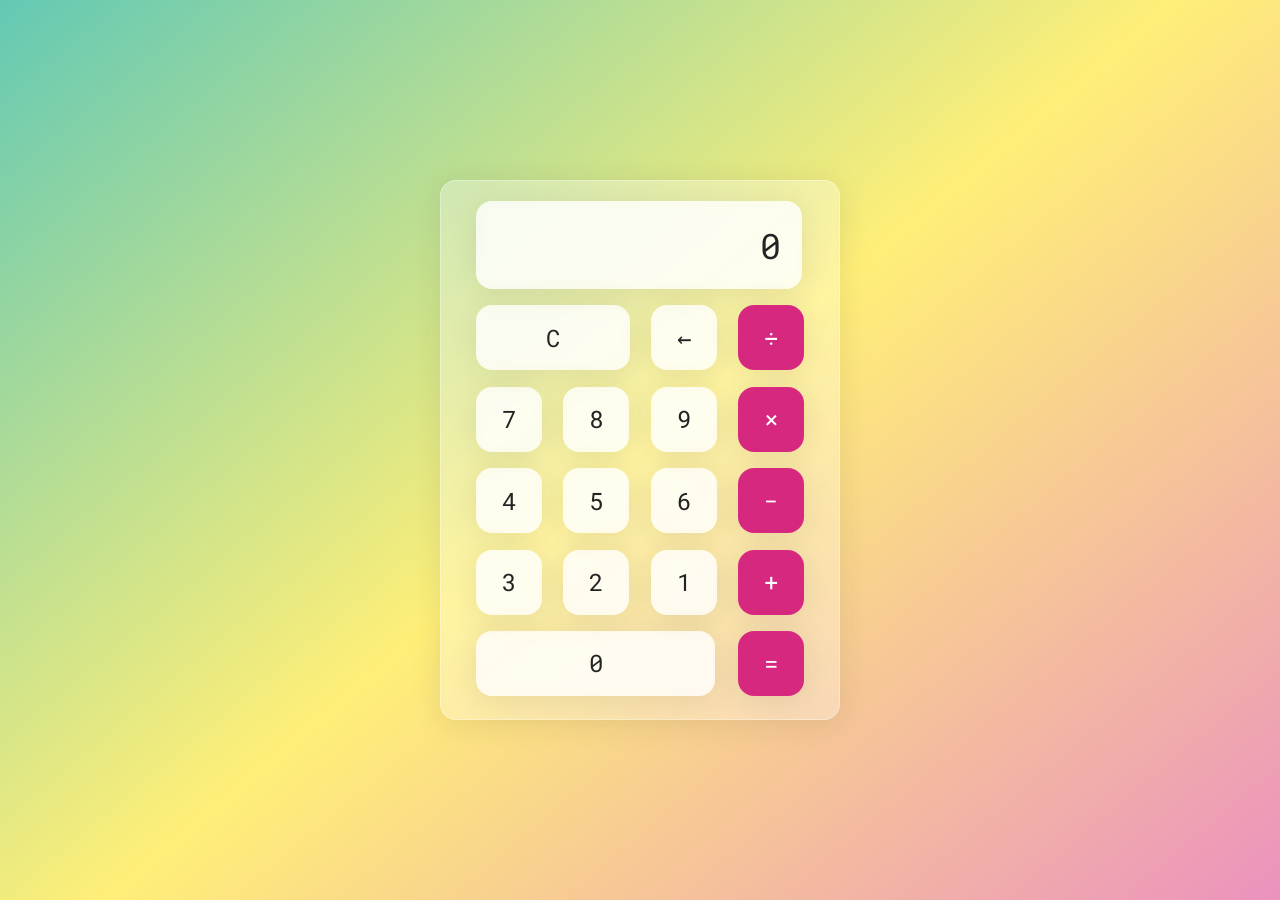
<file: components-practice/calculator/index.html>
<!DOCTYPE html>
<html lang="en">
<head>
    <meta charset="UTF-8">
    <meta http-equiv="X-UA-Compatible" content="IE=edge">
    <meta name="viewport" content="width=device-width, initial-scale=1.0">
    <link rel="stylesheet" href="style.css">
    <title>Calculator</title>
    <link rel="preconnect" href="https://fonts.googleapis.com">
    <link rel="preconnect" href="https://fonts.gstatic.com" crossorigin>
    <link href="https://fonts.googleapis.com/css2?family=Roboto+Mono:wght@500&display=swap" rel="stylesheet">
</head>
<body>
    <div class="wrapper">
        <section class="screen">
            0
        </section>

        <section class="calc-buttons">
            <div class="calc-button-row">
                <button class="calc-button double">
                    C
                </button>
                <button class="calc-button">
                    &larr;
                </button>
                <button class="calc-button">
                    &divide;
                </button>

            </div>

            <div class="calc-button-row">
                <button class="calc-button">
                    7
                </button>
                <button class="calc-button">
                    8
                </button>
                <button class="calc-button">
                    9
                </button>
                <button class="calc-button">
                    &times;
                </button>
            </div>

            <div class="calc-button-row">
                <button class="calc-button">
                    4
                </button>
                <button class="calc-button">
                    5
                </button>
                <button class="calc-button">
                    6
                </button>
                <button class="calc-button">
                    &minus;
                </button>
            </div>

            <div class="calc-button-row">
                <button class="calc-button">
                    3
                </button>
                <button class="calc-button">
                    2
                </button>
                <button class="calc-button">
                    1
                </button>
                <button class="calc-button">
                    &plus;
                </button>
            </div>

            <div class="calc-button-row">
                <button class="calc-button triple">
                    0
                </button>
                <button class="calc-button">
                    &equals;
                </button>
            </div>


        </section>
    </div>
    <script src="script.js"></script>
</body>
</html>
</file>
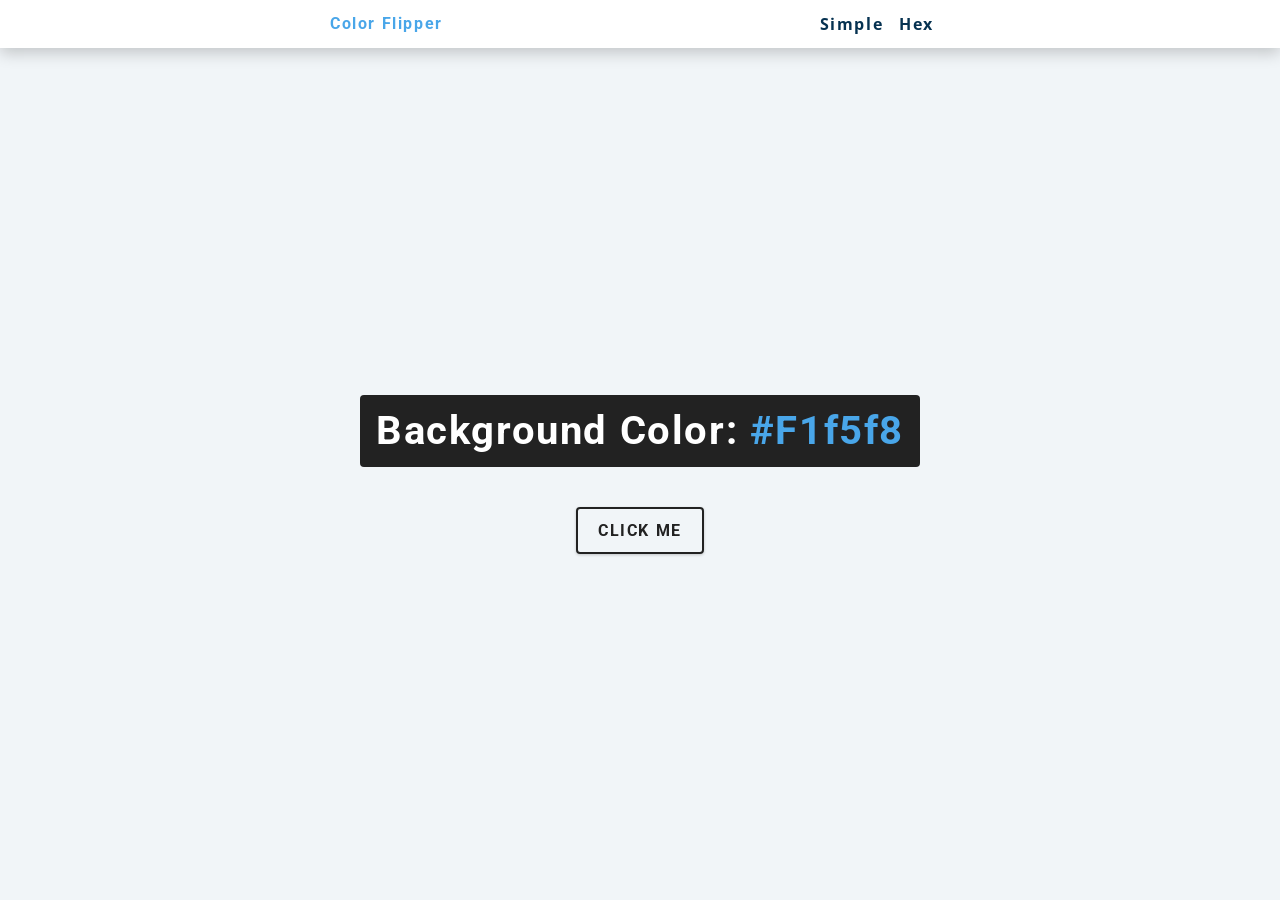
<file: components-practice/color-flipper/index.html>
<!DOCTYPE html>
<html lang="en">
  <head>
    <meta charset="UTF-8" />
    <meta name="viewport" content="width=device-width, initial-scale=1.0" />
    <title>Color Flipper || Simple</title>

    <!-- styles -->
    <link rel="stylesheet" href="css/styles.css" />
  </head>
  <body>
    <!--    navigtation -->
    <nav>
      <div class="nav-center">
        <h4>color flipper</h4>
        <ul class="nav-links">
          <li>
            <a href="index.html">simple</a>
          </li>
          <li>
            <a href="hex.html">hex</a>
          </li>
        </ul>
      </div>
    </nav>
    <!--    main -->
    <main>
      <div class="container">
        <h2>
          background color:
          <span class="color">
            #f1f5f8
          </span>          
        </h2>
        <button class="btn btn-hero" id="btn">click me</button>
      </div>
    </main>
  
    <!-- javascript -->
    <script src="js/app.js"></script>
  </body>
</html>
</file>
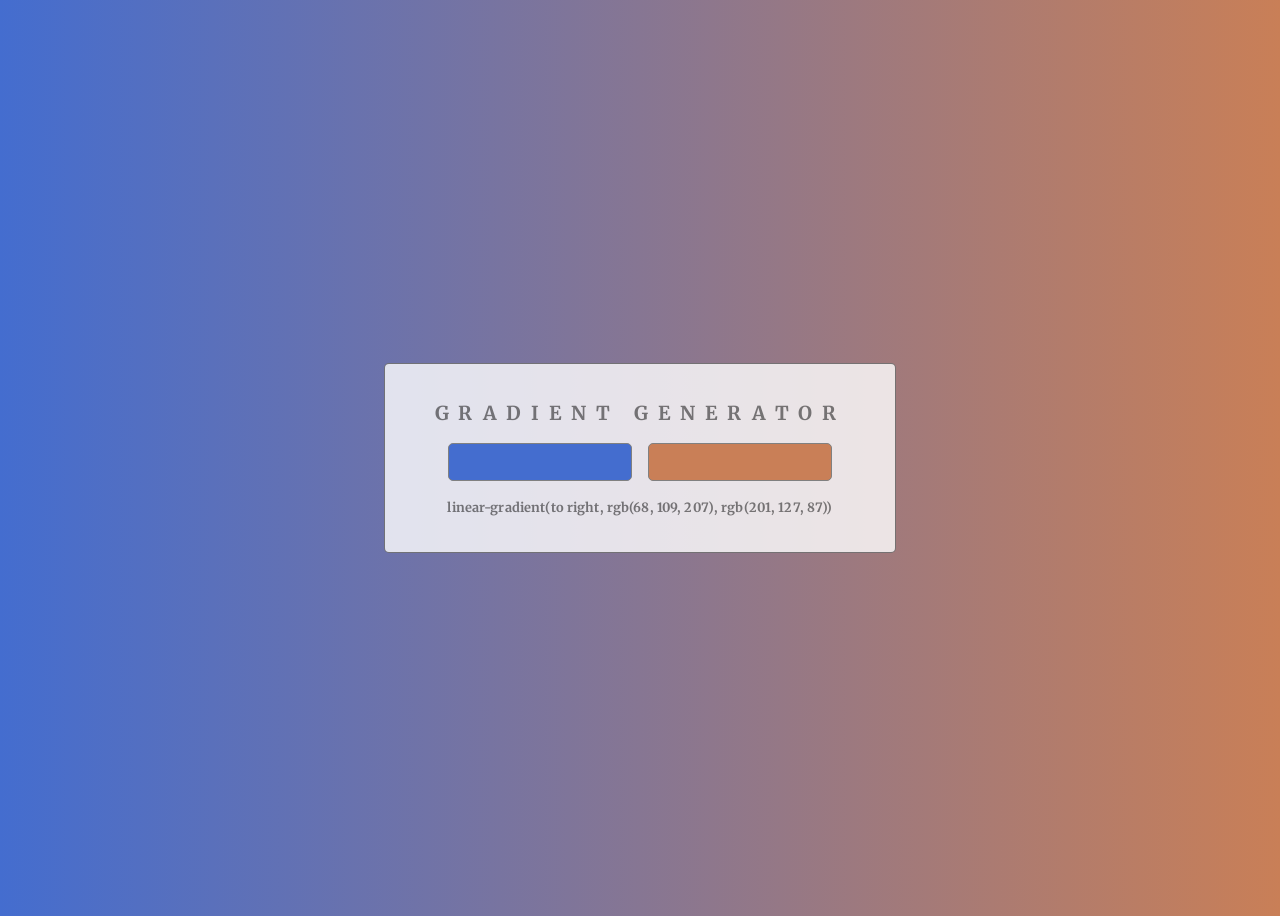
<file: components-practice/gradient-background-generator/index.html>
﻿<!doctype html>
<html lang="en">
<head>
    <meta charset="UTF-8">
    <meta name="viewport"
          content="width=device-width, user-scalable=no, initial-scale=1.0, maximum-scale=1.0, minimum-scale=1.0">
    <meta http-equiv="X-UA-Compatible" content="ie=edge">
    <link rel="stylesheet" href="css/style.css">
    <link rel="preconnect" href="https://fonts.googleapis.com">
    <link rel="preconnect" href="https://fonts.gstatic.com" crossorigin>
    <link href="https://fonts.googleapis.com/css2?family=Merriweather:wght@700&family=Montserrat:ital,wght@0,400;1,700&display=swap" rel="stylesheet">
    <title>Gradient Background</title>
</head>
<body id="gradient">
    <main>
        <div class="container">
            <div class="box">
                <h1>Gradient Generator</h1>
                <div class="colorpickers">
                    <input type="color" class="colorpicker" name="color1" id="style1">
                    <input type="color" class="colorpicker" name="color2" id="style2">
                </div>
                <h3 id="csstext"></h3>
                <!--            <a id="clipboardbutton" class="btn-0">Copy to clipboard</a>-->
            </div>

            <script src="js/script.js"></script>
        </div>
    </main>
</body>
</html>
</file>
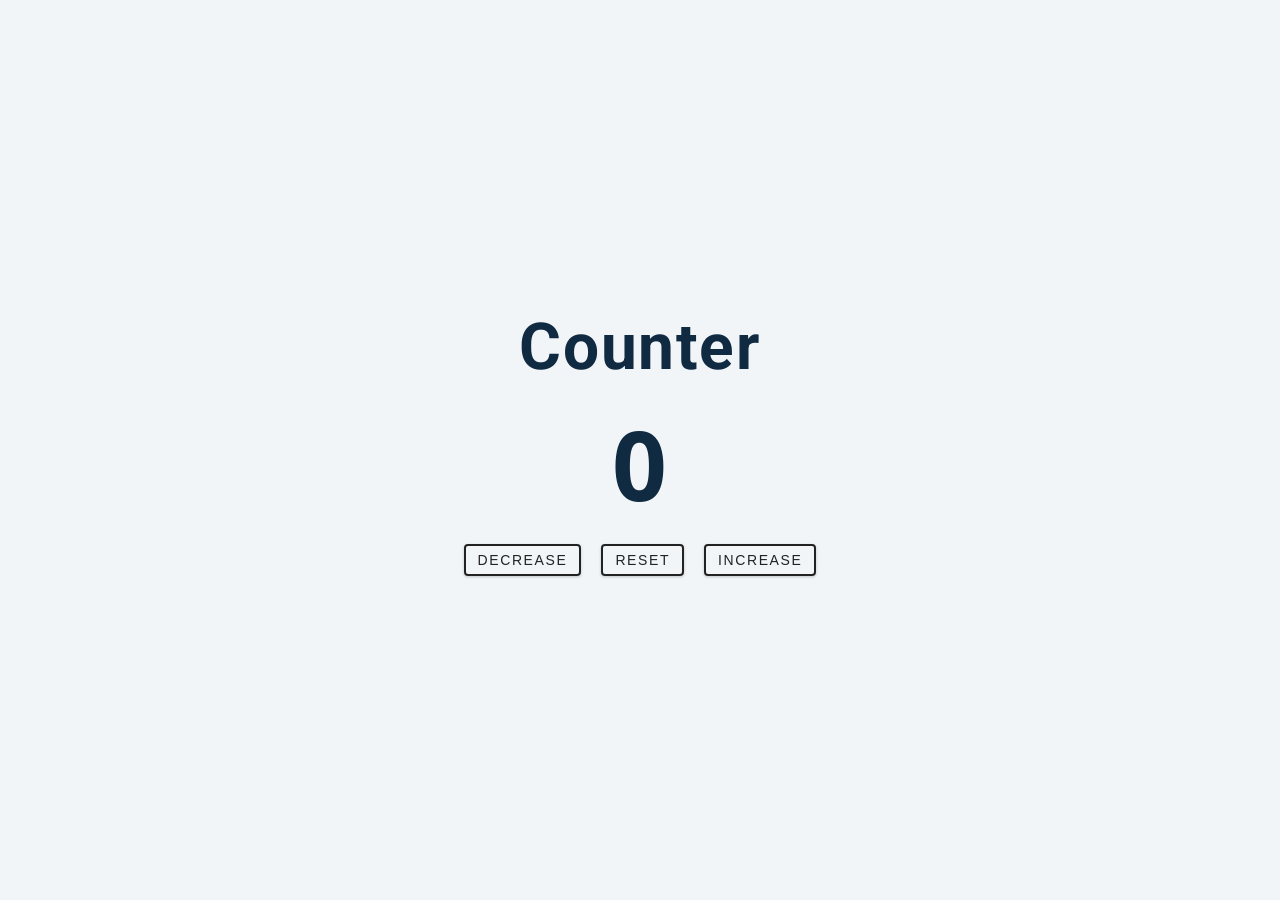
<file: components-practice/simple-counter/index.html>
<!DOCTYPE html>
<html lang="en">
  <head>
    <meta charset="UTF-8" />
    <meta name="viewport" content="width=device-width, initial-scale=1.0" />
    <title>Counter</title>

    <!-- styles -->
    <link rel="stylesheet" href="styles.css" />
  </head>
  <body>
    <main>
      <div class="container">
        <h1>
          counter
        </h1>
        <span id="value">0</span>
        <div class="button-container">
          <button class="btn decrease">decrease</button>
          <button class="btn reset">reset</button>
          <button class="btn increase">increase</button>
          
        </div>
      </div>
    </main>
    <!-- javascript -->
    <script src="app.js"></script>
  </body>
</html>
</file>
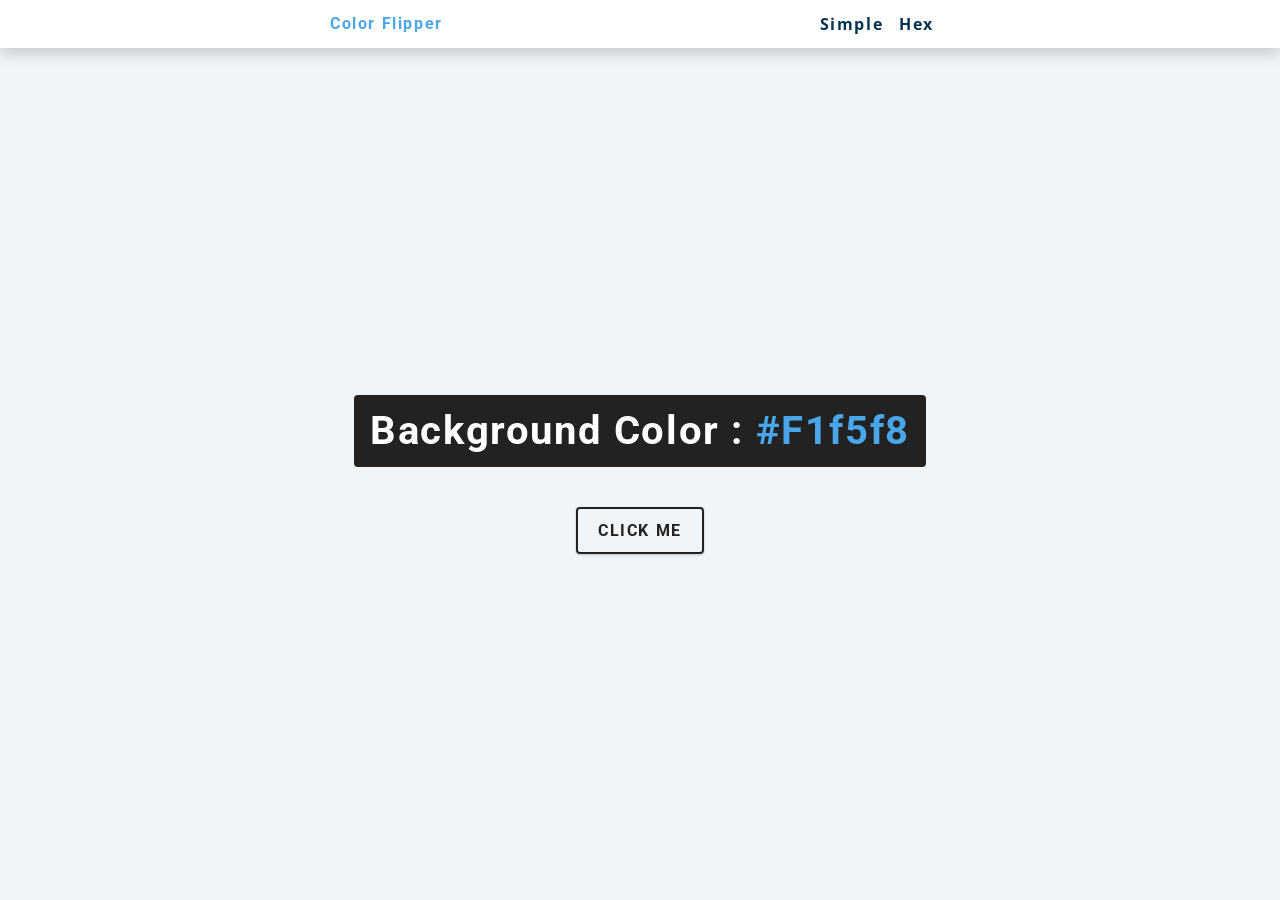
<file: components-practice/color-flipper/hex.html>
<!DOCTYPE html>
<html lang="en">
  <head>
    <meta charset="UTF-8" />
    <meta name="viewport" content="width=device-width, initial-scale=1.0" />
    <title>
      Color Flipper || Simple
    </title>

    <!-- styles -->
    <link rel="stylesheet" href="css/styles.css" />
  </head>

  <body>
    <nav>
      <div class="nav-center">
        <h4>color flipper</h4>
        <ul class="nav-links">
          <li><a href="index.html">simple</a></li>
          <li><a href="hex.html">hex</a></li>
        </ul>
      </div>
    </nav>
    <main>
      <div class="container">
        <h2>background color : <span class="color">#f1f5f8</span></h2>
        <button class="btn btn-hero" id="btn">click me</button>
      </div>
    </main>
    <!-- javascript -->
    <script src="js/hex.js"></script>
  </body>
</html>
</file>
<file: components-practice/calculator/style.css>
html{
    box-sizing: border-box;
    height: 100%;
}

*,
*::before,
*::after{
    box-sizing: inherit;
    margin: 0;
    padding: 0;
}

body{
    align-items: center;
    background: linear-gradient(320deg, #eb92be, #ffef78, #63c9b4);
    display: flex;
    font-family: 'Roboto Mono', monospace;
    font-display: swap;
    height: inherit;
    justify-content: center;
}

.wrapper{
    backdrop-filter: blur(5.5px);
    -webkit-backdrop-filter: blur(5.5px);
    border-radius: 16px;
    box-shadow: 0 4px 30px rgba(35, 35, 35, 0.1);
    color: #232323;
    backdrop-filter: blur(4px);
    -webkit-backdrop-filter: blur(4px);
    background: rgba(255, 255, 255, 0.30);
    border: 1px solid rgba(255, 255, 255, 0.34);
    flex-basis: 400px;
    height: 540px;
    padding: 20px 35px;
}

.screen{
    backdrop-filter: blur(5.5px);
    -webkit-backdrop-filter: blur(5.5px);
    background: rgba(255, 255, 255, 0.75);
    border: 1px solid rgba(255, 255, 255, 0.01);
    border-radius: 16px;
    box-shadow: 0 4px 30px rgba(35, 35, 35, 0.1);
    color: #232323;
    font-size: 35px;
    overflow: auto;
    padding: 20px;
    text-align: right;
    width: 326px;
}

.calc-button-row{
    display: flex;
    justify-content: space-between;
    margin: 5% 0;
}

.calc-button{
    backdrop-filter: blur(5.5px);
    -webkit-backdrop-filter: blur(5.5px);
    background: rgba(255, 255, 255, 0.75);
    border: 1px solid rgba(255, 255, 255, 0.01);
    border-radius: 16px;
    box-shadow: 0 4px 30px rgba(35, 35, 35, 0.1);
    color: #232323;
    flex-basis: 20%;
    font-family: inherit;
    font-size: 24px;
    height: 65px;
}

.calc-button:last-child{
    backdrop-filter: blur(5.5px);
    -webkit-backdrop-filter: blur(5.5px);
    background: rgba(255, 255, 255, 0.75);
    border: 1px solid rgba(255, 255, 255, 0.01);
    border-radius: 16px;
    box-shadow: 0 4px 30px rgba(35, 35, 35, 0.1);
    color: #fff;
    background: #d72880;
}

.calc-button:last-child:hover{
    background-color: inherit;
    color: inherit;
}

.calc-button:hover{
    background-color: inherit;
}

.calc-button:active{
    background-color: #ffef78;
}

.double{
    flex-basis: 47%;
}

.triple{
    flex-basis: 73%;
}
</file>
<file: components-practice/color-flipper/css/styles.css>
/*
=============== 
Fonts
===============
*/
@import url("https://fonts.googleapis.com/css?family=Open+Sans|Roboto:400,700&display=swap");

/*
=============== 
Variables
===============
*/

:root {
  /* dark shades of primary color*/
  --clr-primary-1: hsl(205, 86%, 17%);
  --clr-primary-2: hsl(205, 77%, 27%);
  --clr-primary-3: hsl(205, 72%, 37%);
  --clr-primary-4: hsl(205, 63%, 48%);
  /* primary/main color */
  --clr-primary-5: hsl(205, 78%, 60%);
  /* lighter shades of primary color */
  --clr-primary-6: hsl(205, 89%, 70%);
  --clr-primary-7: hsl(205, 90%, 76%);
  --clr-primary-8: hsl(205, 86%, 81%);
  --clr-primary-9: hsl(205, 90%, 88%);
  --clr-primary-10: hsl(205, 100%, 96%);
  /* darkest grey - used for headings */
  --clr-grey-1: hsl(209, 61%, 16%);
  --clr-grey-2: hsl(211, 39%, 23%);
  --clr-grey-3: hsl(209, 34%, 30%);
  --clr-grey-4: hsl(209, 28%, 39%);
  /* grey used for paragraphs */
  --clr-grey-5: hsl(210, 22%, 49%);
  --clr-grey-6: hsl(209, 23%, 60%);
  --clr-grey-7: hsl(211, 27%, 70%);
  --clr-grey-8: hsl(210, 31%, 80%);
  --clr-grey-9: hsl(212, 33%, 89%);
  --clr-grey-10: hsl(210, 36%, 96%);
  --clr-white: #fff;
  --clr-red-dark: hsl(360, 67%, 44%);
  --clr-red-light: hsl(360, 71%, 66%);
  --clr-green-dark: hsl(125, 67%, 44%);
  --clr-green-light: hsl(125, 71%, 66%);
  --clr-black: #222;
  --ff-primary: "Roboto", sans-serif;
  --ff-secondary: "Open Sans", sans-serif;
  --transition: all 0.3s linear;
  --spacing: 0.1rem;
  --radius: 0.25rem;
  --light-shadow: 0 5px 15px rgba(0, 0, 0, 0.1);
  --dark-shadow: 0 5px 15px rgba(0, 0, 0, 0.2);
  --max-width: 1170px;
  --fixed-width: 620px;
}
/*
=============== 
Global Styles
===============
*/

*,
::after,
::before {
  margin: 0;
  padding: 0;
  box-sizing: border-box;
}
body {
  font-family: var(--ff-secondary);
  background: var(--clr-grey-10);
  color: var(--clr-grey-1);
  line-height: 1.5;
  font-size: 0.875rem;
}
ul {
  list-style-type: none;
}
a {
  text-decoration: none;
}
h1,
h2,
h3,
h4 {
  letter-spacing: var(--spacing);
  text-transform: capitalize;
  line-height: 1.25;
  margin-bottom: 0.75rem;
  font-family: var(--ff-primary);
}
h1 {
  font-size: 3rem;
}
h2 {
  font-size: 2rem;
}
h3 {
  font-size: 1.25rem;
}
h4 {
  font-size: 0.875rem;
}
p {
  margin-bottom: 1.25rem;
  color: var(--clr-grey-5);
}
@media screen and (min-width: 800px) {
  h1 {
    font-size: 4rem;
  }
  h2 {
    font-size: 2.5rem;
  }
  h3 {
    font-size: 1.75rem;
  }
  h4 {
    font-size: 1rem;
  }
  body {
    font-size: 1rem;
  }
  h1,
  h2,
  h3,
  h4 {
    line-height: 1;
  }
}
/*  global classes */

/* section */
.section {
  padding: 5rem 0;
}

.section-center {
  width: 90vw;
  margin: 0 auto;
  max-width: 1170px;
}
@media screen and (min-width: 992px) {
  .section-center {
    width: 95vw;
  }
}
main {
  min-height: 100vh;
  display: grid;
  place-items: center;
}

/*
=============== 
Nav
===============
*/
nav {
  background: var(--clr-white);
  height: 3rem;
  display: grid;
  align-items: center;
  box-shadow: var(--dark-shadow);
}
.nav-center {
  width: 90vw;
  max-width: var(--fixed-width);
  margin: 0 auto;
  display: flex;
  align-items: center;
  justify-content: space-between;
}
.nav-center h4 {
  margin-bottom: 0;
  color: var(--clr-primary-5);
}
.nav-links {
  display: flex;
}
nav a {
  text-transform: capitalize;
  font-weight: 700;
  font-size: 1rem;
  color: var(--clr-primary-1);
  letter-spacing: var(--spacing);
  margin-right: 1rem;
}
nav a:hover {
  color: var(--clr-primary-5);
}
/*
=============== 
Container
===============
*/
main {
  min-height: calc(100vh - 3rem);
  display: grid;
  place-items: center;
}
.container {
  text-align: center;
}
.container h2 {
  background: var(--clr-black);
  color: var(--clr-white);
  padding: 1rem;
  border-radius: var(--radius);
  margin-bottom: 2.5rem;
}
.color {
  color: var(--clr-primary-5);
}
.btn-hero {
  font-family: var(--ff-primary);
  text-transform: uppercase;
  background: transparent;
  color: var(--clr-black);
  letter-spacing: var(--spacing);
  display: inline-block;
  font-weight: 700;
  transition: var(--transition);
  border: 2px solid var(--clr-black);
  cursor: pointer;
  box-shadow: 0 1px 3px rgba(0, 0, 0, 0.2);
  border-radius: var(--radius);
  font-size: 1rem;
  padding: 0.75rem 1.25rem;
}
.btn-hero:hover {
  color: var(--clr-white);
  background: var(--clr-black);
}
</file>
<file: components-practice/gradient-background-generator/css/style.css>
html *,
html *:before,
html *:after {
    box-sizing: border-box;
    transition: 0.5s ease-in-out;
}
html i, html em,
html b, html strong,
html span {
    transition: none;
}

*:before,
*:after {
    z-index: -1;
}

main {
    min-height: 100vh;
    display: grid;
    place-items: center;
}
.container {
    text-align: center;
}

.center {
    border: 5px solid;
    margin: auto;
    width: 50%;
    padding: 10px;
}

.colorpickers {
    margin: auto;
    position: relative;
}

body {
    font-family: 'Merriweather', serif;
    color: rgba(0,0,0,.5);
    text-align: center;
    text-transform: uppercase;
    letter-spacing: .25em;
	background: linear-gradient(to right, red , yellow); /* Standard syntax */
}

h1 {
    color: rgba(0,0,0,.5);
    text-align: center;
    text-transform: uppercase;
    letter-spacing: .5em;
    width: 100%;
    font-size: 1.2rem;
}


h3 {
    color: rgba(0,0,0,.5);
    text-align: center;
    text-transform: none;
    letter-spacing: 0.01em;
    font-size: 0.8rem;
}

a {
    text-decoration: none;
    line-height: 80px;
}

@media (min-width: 600px) {
    .wrap {
        width: 50%;
        float: left;
    }
}
[class^=btn-] {
    position: relative;
    display: block;
    overflow: hidden;
    width: 100%;
    height: 80px;
    max-width: 400px;
    margin: 1rem auto;
    text-transform: uppercase;
    border: 1px solid currentColor;
    border-radius: 5px;
}

.btn-0 {
    color: rgba(0,0,0,.5);
}

.box {
    background-color: rgba(255,255,255,.8);
    border: 1px solid currentColor;
    margin: auto;
    position: relative;
    display: grid;
    width: 32rem;
    border-radius: 5px;
    padding: 1.5rem;
}

.btn-0:before {
    content: "";
    position: absolute;
    top: 0;
    right: 0;
    bottom: 0;
    left: 0;
    background-color: rgba(0,0,0,.5);
    transform: translateX(-100%);
}
.btn-0:hover {
    color: #e4e4cf;
}
.btn-0:hover:before {
    transform: translateX(0);
}

/*------ Style 1 ------*/
.colorpicker {
    -webkit-appearance: none;
    -moz-appearance: none;
    appearance: none;
    width: 12rem;
    height: 3rem;
    background-color: transparent;
    border: none;
    cursor: pointer;
}
.colorpicker::-webkit-color-swatch {
    border-radius: 5px;
    border: 1px solid GrayText;
}
.colorpicker::-moz-color-swatch {
    border-radius: 5px;
    border: none;
}
</file>
<file: components-practice/simple-counter/styles.css>
/*
=============== 
Fonts
===============
*/
@import url("https://fonts.googleapis.com/css?family=Open+Sans|Roboto:400,700&display=swap");

/*
=============== 
Variables
===============
*/

:root {
  /* dark shades of primary color*/
  --clr-primary-1: hsl(205, 86%, 17%);
  --clr-primary-2: hsl(205, 77%, 27%);
  --clr-primary-3: hsl(205, 72%, 37%);
  --clr-primary-4: hsl(205, 63%, 48%);
  /* primary/main color */
  --clr-primary-5: hsl(205, 78%, 60%);
  /* lighter shades of primary color */
  --clr-primary-6: hsl(205, 89%, 70%);
  --clr-primary-7: hsl(205, 90%, 76%);
  --clr-primary-8: hsl(205, 86%, 81%);
  --clr-primary-9: hsl(205, 90%, 88%);
  --clr-primary-10: hsl(205, 100%, 96%);
  /* darkest grey - used for headings */
  --clr-grey-1: hsl(209, 61%, 16%);
  --clr-grey-2: hsl(211, 39%, 23%);
  --clr-grey-3: hsl(209, 34%, 30%);
  --clr-grey-4: hsl(209, 28%, 39%);
  /* grey used for paragraphs */
  --clr-grey-5: hsl(210, 22%, 49%);
  --clr-grey-6: hsl(209, 23%, 60%);
  --clr-grey-7: hsl(211, 27%, 70%);
  --clr-grey-8: hsl(210, 31%, 80%);
  --clr-grey-9: hsl(212, 33%, 89%);
  --clr-grey-10: hsl(210, 36%, 96%);
  --clr-white: #fff;
  --clr-red-dark: hsl(360, 67%, 44%);
  --clr-red-light: hsl(360, 71%, 66%);
  --clr-green-dark: hsl(125, 67%, 44%);
  --clr-green-light: hsl(125, 71%, 66%);
  --clr-black: #222;
  --ff-primary: "Roboto", sans-serif;
  --ff-secondary: "Open Sans", sans-serif;
  --transition: all 0.3s linear;
  --spacing: 0.1rem;
  --radius: 0.25rem;
  --light-shadow: 0 5px 15px rgba(0, 0, 0, 0.1);
  --dark-shadow: 0 5px 15px rgba(0, 0, 0, 0.2);
  --max-width: 1170px;
  --fixed-width: 620px;
}
/*
=============== 
Global Styles
===============
*/

*,
::after,
::before {
  margin: 0;
  padding: 0;
  box-sizing: border-box;
}
body {
  font-family: var(--ff-secondary);
  background: var(--clr-grey-10);
  color: var(--clr-grey-1);
  line-height: 1.5;
  font-size: 0.875rem;
}
ul {
  list-style-type: none;
}
a {
  text-decoration: none;
}
h1,
h2,
h3,
h4 {
  letter-spacing: var(--spacing);
  text-transform: capitalize;
  line-height: 1.25;
  margin-bottom: 0.75rem;
  font-family: var(--ff-primary);
}
h1 {
  font-size: 3rem;
}
h2 {
  font-size: 2rem;
}
h3 {
  font-size: 1.25rem;
}
h4 {
  font-size: 0.875rem;
}
p {
  margin-bottom: 1.25rem;
  color: var(--clr-grey-5);
}
@media screen and (min-width: 800px) {
  h1 {
    font-size: 4rem;
  }
  h2 {
    font-size: 2.5rem;
  }
  h3 {
    font-size: 1.75rem;
  }
  h4 {
    font-size: 1rem;
  }
  body {
    font-size: 1rem;
  }
  h1,
  h2,
  h3,
  h4 {
    line-height: 1;
  }
}
/*  global classes */

/* section */
.section {
  padding: 5rem 0;
}

.section-center {
  width: 90vw;
  margin: 0 auto;
  max-width: 1170px;
}
@media screen and (min-width: 992px) {
  .section-center {
    width: 95vw;
  }
}
main {
  min-height: 100vh;
  display: grid;
  place-items: center;
}

/*
=============== 
Counter
===============
*/

main {
  min-height: 100vh;
  display: grid;
  place-items: center;
}
.container {
  text-align: center;
}
#value {
  font-size: 6rem;
  font-weight: bold;
}
.btn {
  text-transform: uppercase;
  background: transparent;
  color: var(--clr-black);
  padding: 0.375rem 0.75rem;
  letter-spacing: var(--spacing);
  display: inline-block;
  transition: var(--transition);
  font-size: 0.875rem;
  border: 2px solid var(--clr-black);
  cursor: pointer;
  box-shadow: 0 1px 3px rgba(0, 0, 0, 0.2);
  border-radius: var(--radius);
  margin: 0.5rem;
}
.btn:hover {
  color: var(--clr-white);
  background: var(--clr-black);
}
</file>
